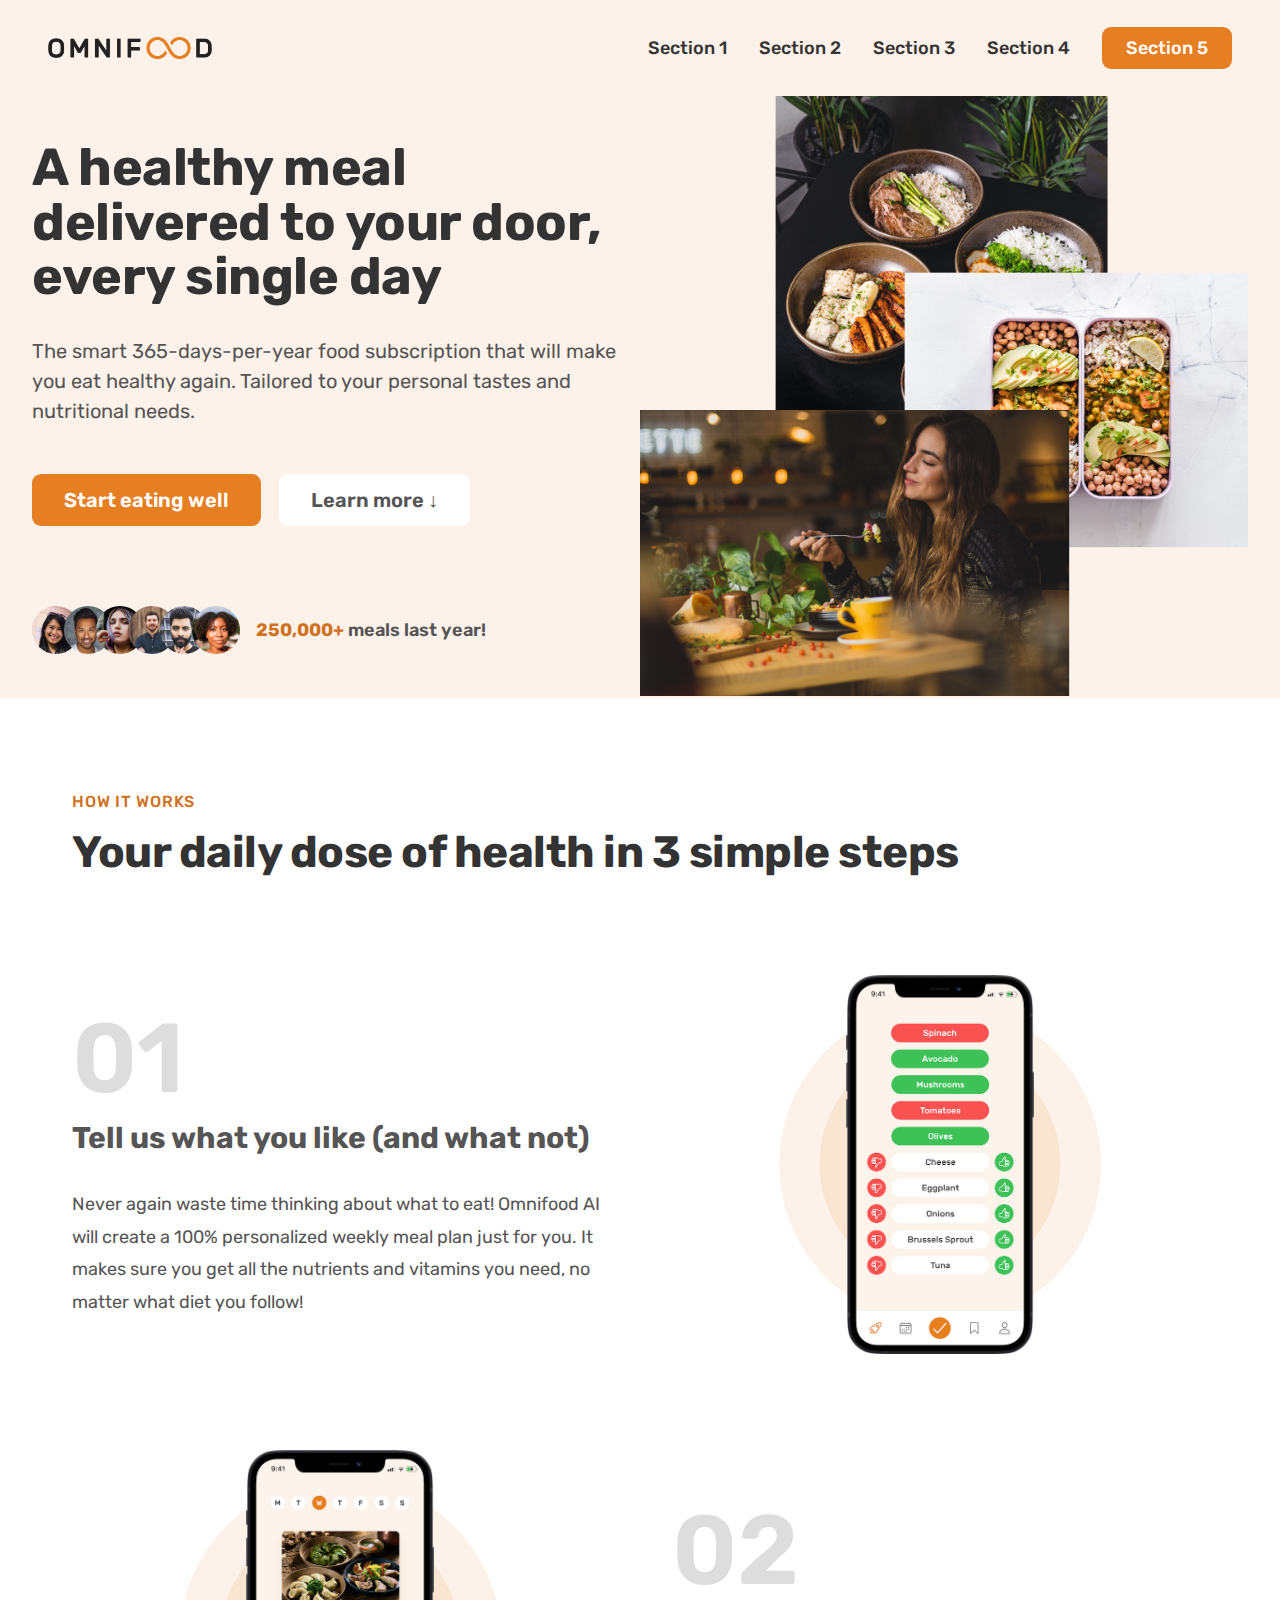
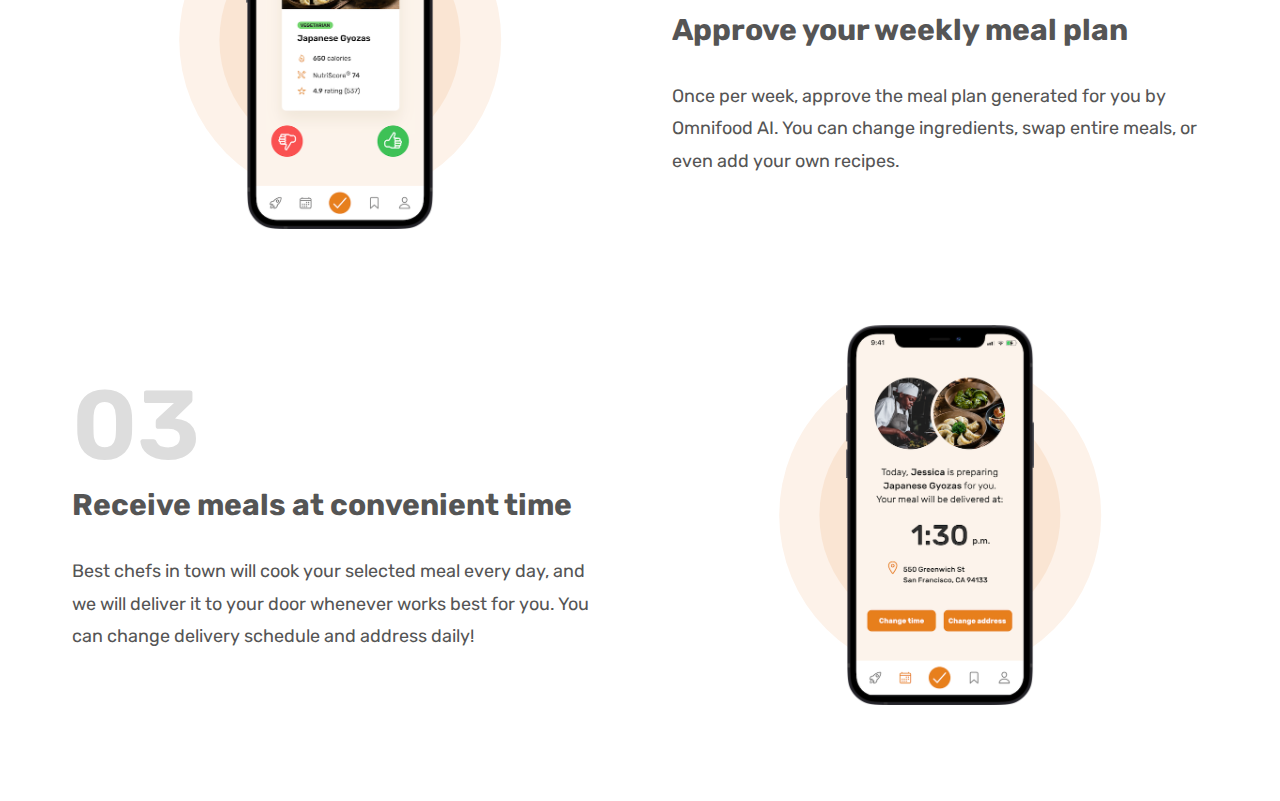
<file: index.html>
<!DOCTYPE html>
<html lang="en">
  <head>
    <meta charset="UTF-8" />
    <meta http-equiv="X-UA-Compatible" content="IE=edge" />
    <meta name="viewport" content="width=device-width, initial-scale=1.0" />
    <link rel="preconnect" href="https://fonts.googleapis.com" />
    <link rel="preconnect" href="https://fonts.gstatic.com" crossorigin />
    <link rel="preconnect" href="https://fonts.googleapis.com" />
    <link rel="preconnect" href="https://fonts.gstatic.com" crossorigin />

    <link
      href="https://fonts.googleapis.com/css2?family=Rubik:wght@400;500;600;700&display=swap"
      rel="stylesheet"
    />
    <link rel="stylesheet" href="/CSS/general.css" />
    <link rel="stylesheet" href="/CSS/style.css" />
    <title>Omnifood</title>
  </head>
  <body>
    <header class="header">
      <img class="logo" alt="Omnifood logo " src="img/omnifood-logo.png" />
      <nav class="main-nav">
        <ul class="main-nav-list">
          <li><a class="main-nav-link" href="#">Section 1</a></li>
          <li><a class="main-nav-link" href="#">Section 2</a></li>
          <li><a class="main-nav-link" href="#">Section 3</a></li>
          <li><a class="main-nav-link" href="#">Section 4</a></li>
          <li><a class="main-nav-link nav-cta" href="#">Section 5</a></li>
        </ul>
      </nav>
    </header>
    <main>
      <section class="section-hero">
        <div class="hero">
          <div class="hero-text-box">
            <h1 class="heading-primary">
              A healthy meal delivered to your door, every single day
            </h1>
            <p class="hero-description">
              The smart 365-days-per-year food subscription that will make you
              eat healthy again. Tailored to your personal tastes and
              nutritional needs.
            </p>
            <a href="#" class="btn btn--full margin-right-sm"
              >Start eating well</a
            >
            <a href="#" class="btn btn--outline">Learn more &darr;</a>
            <div class="delivered-meals">
              <div class="delivered-imgs">
                <img src="/img/customers/customer-1.jpg" alt="customer photo" />
                <img src="/img/customers/customer-2.jpg" alt="customer photo" />
                <img src="/img/customers/customer-3.jpg" alt="customer photo" />
                <img src="/img/customers/customer-4.jpg" alt="customer photo" />
                <img src="/img/customers/customer-5.jpg" alt="customer photo" />
                <img src="/img/customers/customer-6.jpg" alt="customer photo" />
              </div>
              <p class="delivered-text">
                <span>250,000+</span> meals last year!
              </p>
            </div>
          </div>
          <div class="hero-img-box">
            <img
              src="img/hero.png"
              class="hero-img"
              alt="Women enjoying food, meals in storage container,and food bowls on a table"
            />
          </div>
        </div>
      </section>

      <section class="section-how">
        <div class="container">
          <span class="subheading">How it works</span>
          <h2 class="heading-secondary">
            Your daily dose of health in 3 simple steps
          </h2>
        </div>

        <div class="container grid grid--2-cols grid--center-v">
          <!--  STEP 01  -->
          <div class="step-text-box">
            <p class="step-number">01</p>
            <h3 class="heading-tertiary">
              Tell us what you like (and what not)
            </h3>
            <p class="step-description">
              Never again waste time thinking about what to eat! Omnifood AI
              will create a 100% personalized weekly meal plan just for you. It
              makes sure you get all the nutrients and vitamins you need, no
              matter what diet you follow!
            </p>
          </div>

          <div class="step-img-box">
            <img
              src="img/app/app-screen-1.png"
              class="step-img"
              alt="iPhone app preferences selection screen"
            />
          </div>

          <!-- STEP 02 -->
          <div class="step-img-box">
            <img
              src="img/app/app-screen-2.png"
              class="step-img"
              alt="iPhone app meal approving plan screen"
            />
          </div>

          <div class="step-text-box">
            <p class="step-number">02</p>
            <h3 class="heading-tertiary">Approve your weekly meal plan</h3>
            <p class="step-description">
              Once per week, approve the meal plan generated for you by Omnifood
              AI. You can change ingredients, swap entire meals, or even add
              your own recipes.
            </p>
          </div>

          <!-- STEP 03 -->

          <div class="step-text-box">
            <p class="step-number">03</p>
            <h3 class="heading-tertiary">Receive meals at convenient time</h3>
            <p class="step-description">
              Best chefs in town will cook your selected meal every day, and we
              will deliver it to your door whenever works best for you. You can
              change delivery schedule and address daily!
            </p>
          </div>

          <div class="step-img-box">
            <img
              src="img/app/app-screen-3.png"
              class="step-img"
              alt="iPhone app delivery screen"
            />
          </div>
        </div>
      </section>
    </main>
  </body>
</html>
</file>
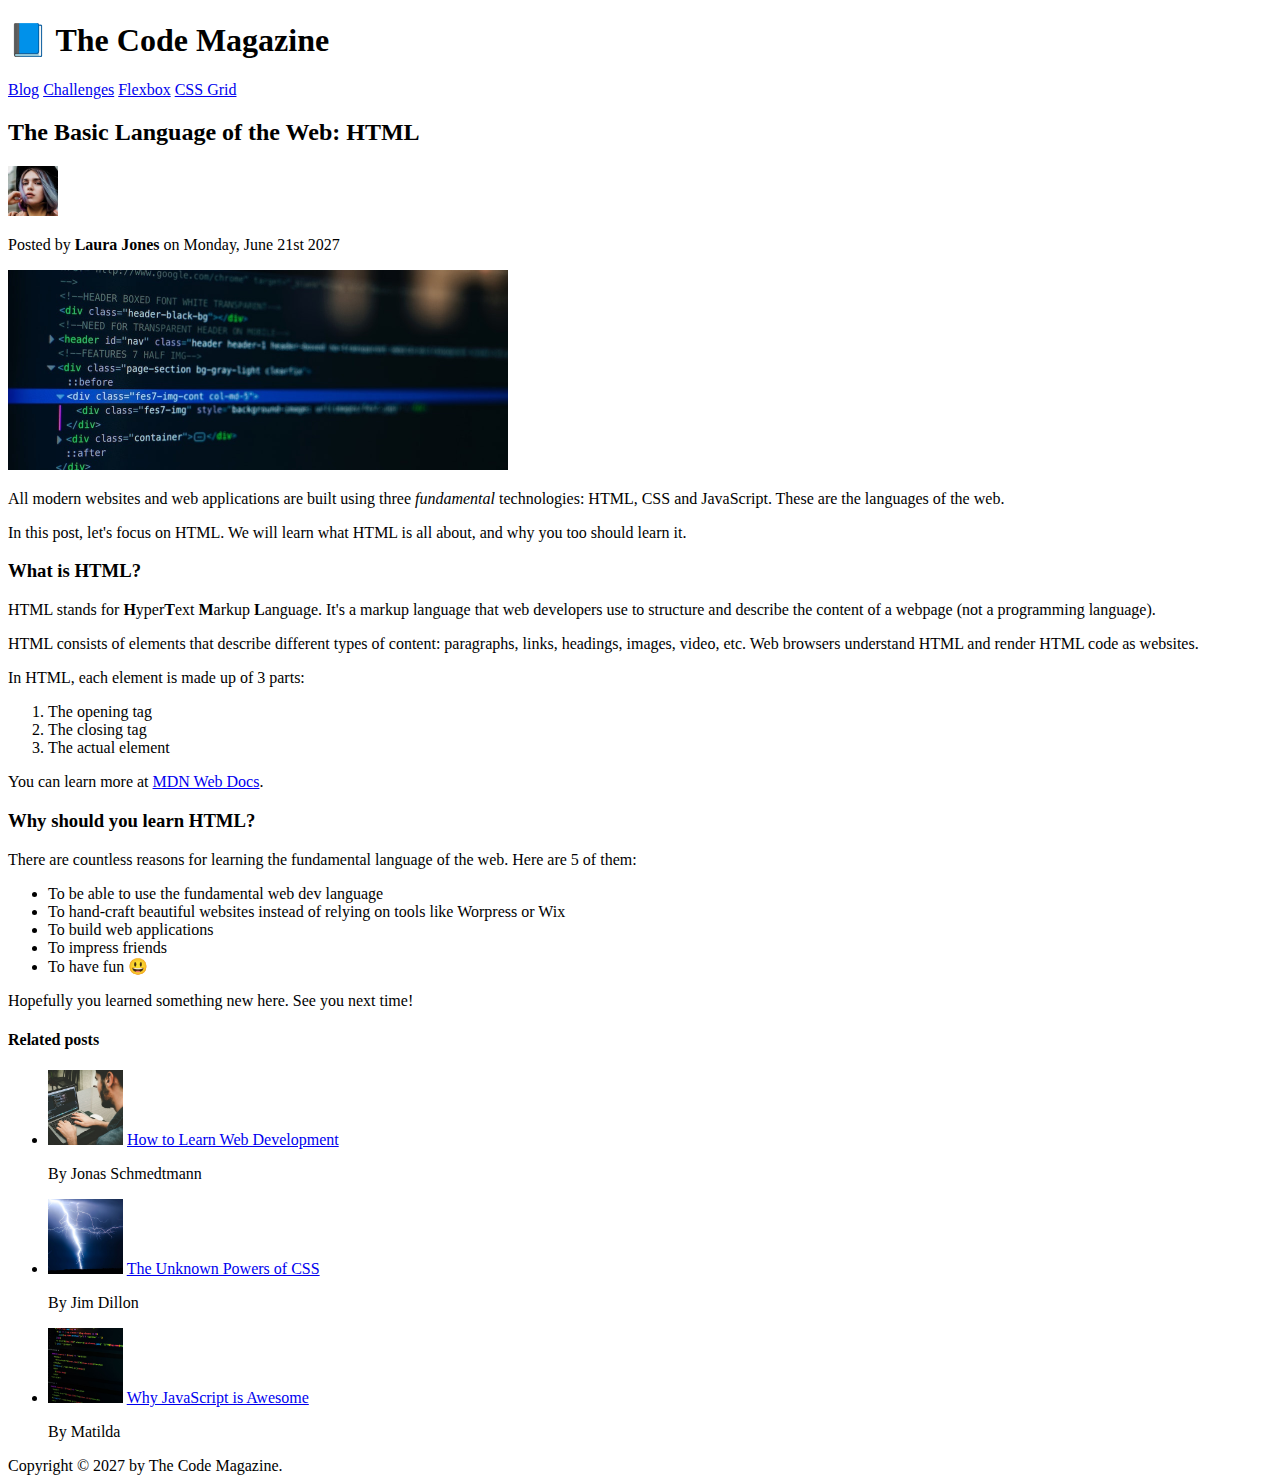
<file: 02-HTML-Fundamentals/index.html>
<!DOCTYPE html>
<html lang="en">
  <head>
    <meta charset="UTF-8" />
    <title>The Basic Language of the Web: HTML</title>
  </head>

  <body>
    <!--
    <h1>The Basic Language of the Web: HTML</h1>
    <h2>The Basic Language of the Web: HTML</h2>
    <h3>The Basic Language of the Web: HTML</h3>
    <h4>The Basic Language of the Web: HTML</h4>
    <h5>The Basic Language of the Web: HTML</h5>
    <h6>The Basic Language of the Web: HTML</h6>
    -->

    <header>
      <h1>📘 The Code Magazine</h1>

      <nav>
        <a href="blog.html">Blog</a>
        <a href="#">Challenges</a>
        <a href="#">Flexbox</a>
        <a href="#">CSS Grid</a>
      </nav>
    </header>

    <article>
      <header>
        <h2>The Basic Language of the Web: HTML</h2>

        <img
          src="img/laura-jones.jpg"
          alt="Headshot of Laura Jones"
          height="50"
          width="50"
        />

        <p>Posted by <strong>Laura Jones</strong> on Monday, June 21st 2027</p>

        <img
          src="img/post-img.jpg"
          alt="HTML code on a screen"
          width="500"
          height="200"
        />
      </header>

      <p>
        All modern websites and web applications are built using three
        <em>fundamental</em>
        technologies: HTML, CSS and JavaScript. These are the languages of the
        web.
      </p>

      <p>
        In this post, let's focus on HTML. We will learn what HTML is all about,
        and why you too should learn it.
      </p>

      <h3>What is HTML?</h3>
      <p>
        HTML stands for <strong>H</strong>yper<strong>T</strong>ext
        <strong>M</strong>arkup <strong>L</strong>anguage. It's a markup
        language that web developers use to structure and describe the content
        of a webpage (not a programming language).
      </p>
      <p>
        HTML consists of elements that describe different types of content:
        paragraphs, links, headings, images, video, etc. Web browsers understand
        HTML and render HTML code as websites.
      </p>
      <p>In HTML, each element is made up of 3 parts:</p>

      <ol>
        <li>The opening tag</li>
        <li>The closing tag</li>
        <li>The actual element</li>
      </ol>

      <p>
        You can learn more at
        <a
          href="https://developer.mozilla.org/en-US/docs/Web/HTML"
          target="_blank"
          >MDN Web Docs</a
        >.
      </p>

      <h3>Why should you learn HTML?</h3>

      <p>
        There are countless reasons for learning the fundamental language of the
        web. Here are 5 of them:
      </p>

      <ul>
        <li>To be able to use the fundamental web dev language</li>
        <li>
          To hand-craft beautiful websites instead of relying on tools like
          Worpress or Wix
        </li>
        <li>To build web applications</li>
        <li>To impress friends</li>
        <li>To have fun 😃</li>
      </ul>

      <p>Hopefully you learned something new here. See you next time!</p>
    </article>

    <aside>
      <h4>Related posts</h4>

      <ul>
        <li>
          <img
            src="img/related-1.jpg"
            alt="Person programming"
            width="75"
            width="75"
          />
          <a href="#">How to Learn Web Development</a>
          <p>By Jonas Schmedtmann</p>
        </li>
        <li>
          <img src="img/related-2.jpg" alt="Lightning" width="75" heigth="75" />
          <a href="#">The Unknown Powers of CSS</a>
          <p>By Jim Dillon</p>
        </li>
        <li>
          <img
            src="img/related-3.jpg"
            alt="JavaScript code on a screen"
            width="75"
            height="75"
          />
          <a href="#">Why JavaScript is Awesome</a>
          <p>By Matilda</p>
        </li>
      </ul>
    </aside>

    <footer>Copyright &copy; 2027 by The Code Magazine.</footer>
  </body>
</html>
</file>
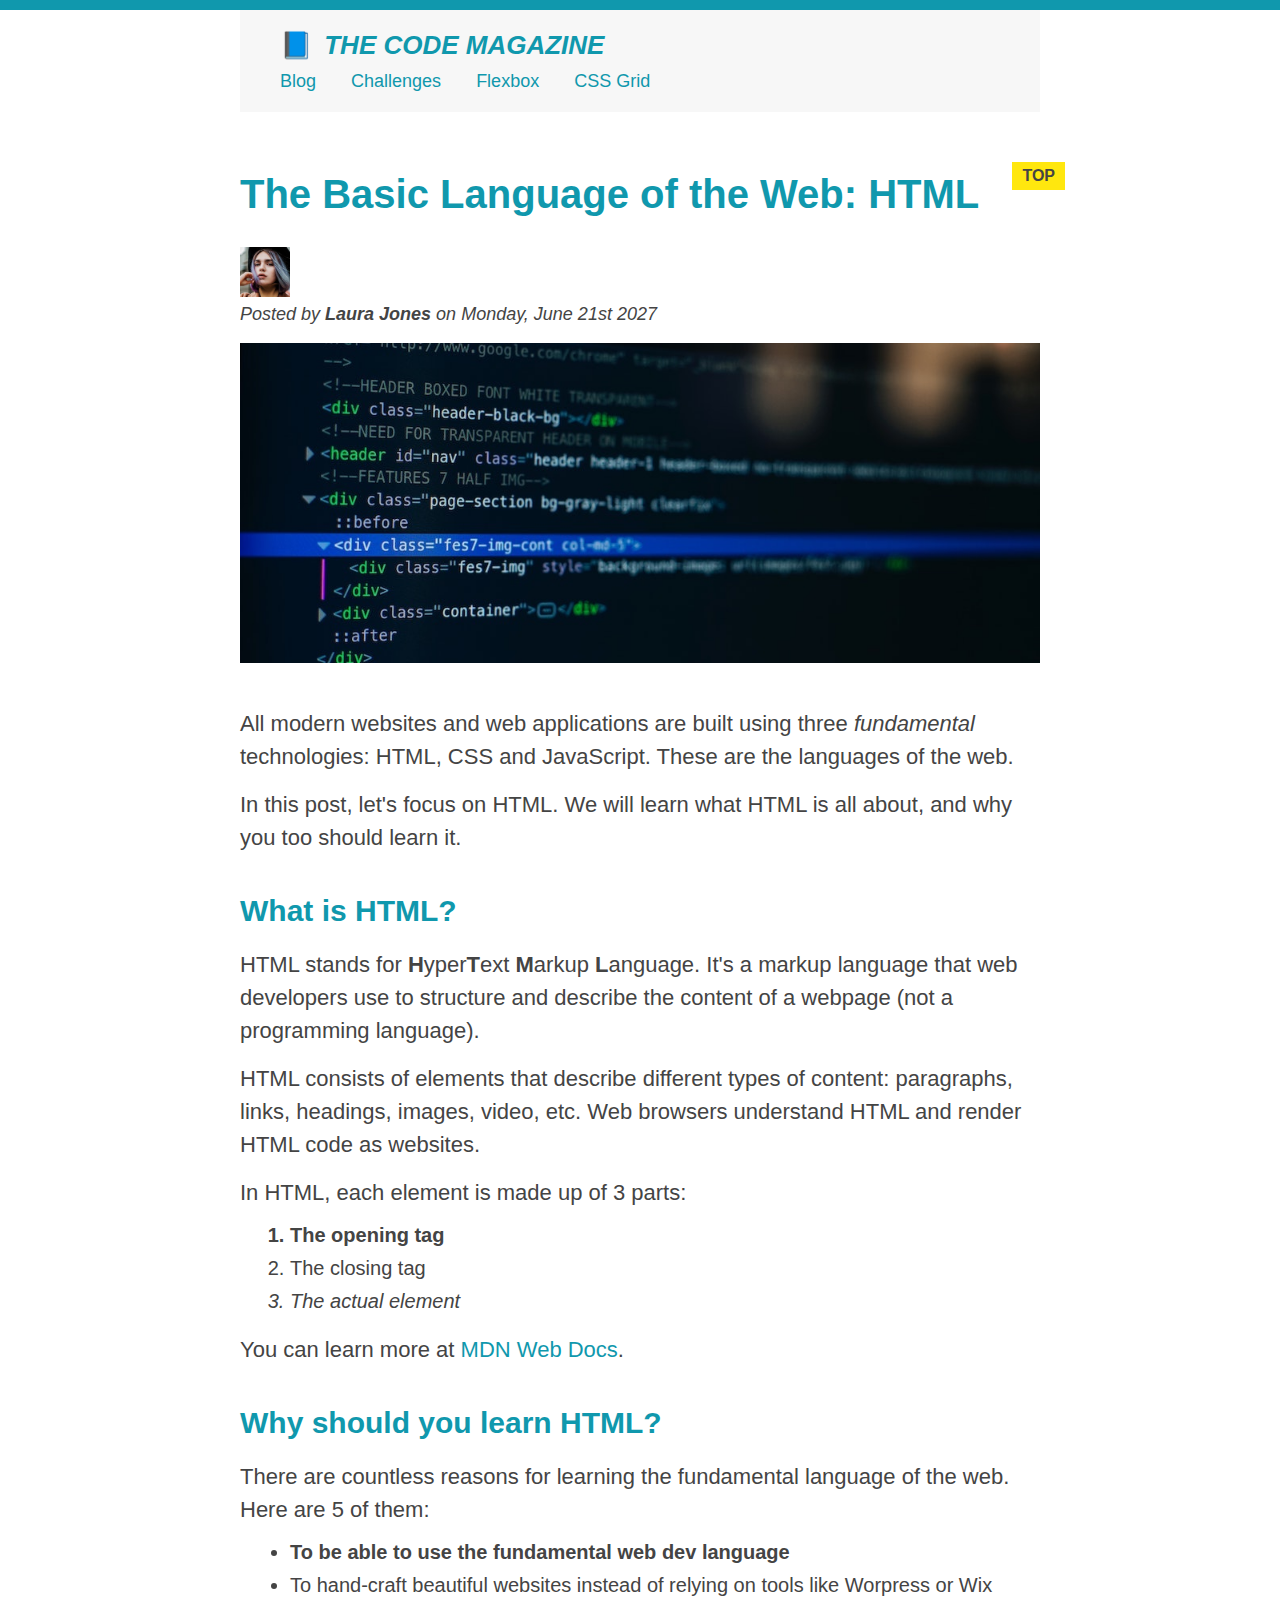
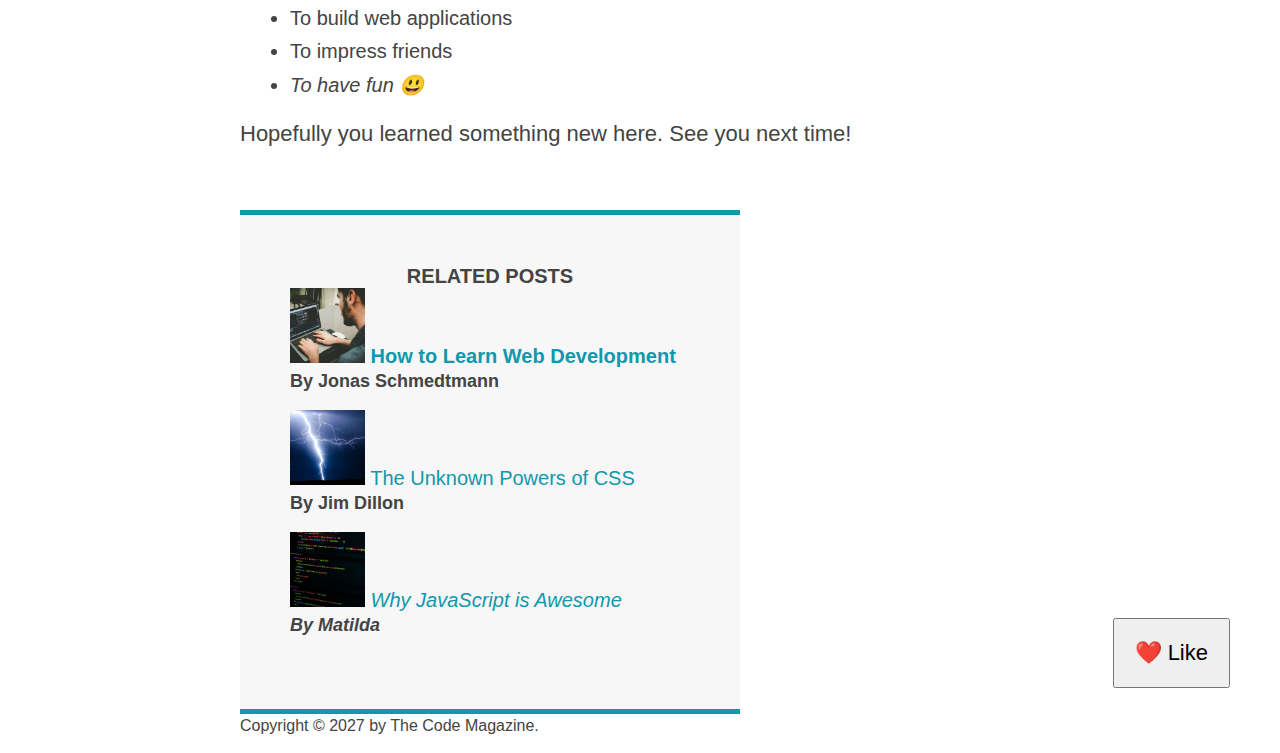
<file: 03-CSS-Fundamentals/index.html>
<!DOCTYPE html>
<html lang="en">
  <head>
    <meta charset="UTF-8" />
    <link href="style.css" rel="stylesheet" />

    <title>The Basic Language of the Web: HTML</title>
  </head>

  <body>
    <!--
    <h1>The Basic Language of the Web: HTML</h1>
    <h2>The Basic Language of the Web: HTML</h2>
    <h3>The Basic Language of the Web: HTML</h3>
    <h4>The Basic Language of the Web: HTML</h4>
    <h5>The Basic Language of the Web: HTML</h5>
    <h6>The Basic Language of the Web: HTML</h6>
    -->

    <div class="container">
      <header class="main-header">
        <h1>📘 The Code Magazine</h1>

        <nav>
          <!-- <strong>This is the navigation</strong> -->
          <a href="blog.html">Blog</a>
          <a href="#">Challenges</a>
          <a href="#">Flexbox</a>
          <a href="#">CSS Grid</a>
        </nav>
      </header>

      <article>
        <header class="post-header">
          <h2>The Basic Language of the Web: HTML</h2>

          <img
            src="img/laura-jones.jpg"
            alt="Headshot of Laura Jones"
            height="50"
            width="50"
          />

          <p id="author">
            Posted by <strong>Laura Jones</strong> on Monday, June 21st 2027
          </p>

          <img
            src="img/post-img.jpg"
            alt="HTML code on a screen"
            width="500"
            height="200"
            class="post-img"
          />
          <button>❤️ Like</button>
        </header>

        <p>
          All modern websites and web applications are built using three
          <em>fundamental</em>
          technologies: HTML, CSS and JavaScript. These are the languages of the
          web.
        </p>

        <p>
          In this post, let's focus on HTML. We will learn what HTML is all
          about, and why you too should learn it.
        </p>

        <h3>What is HTML?</h3>
        <p>
          HTML stands for <strong>H</strong>yper<strong>T</strong>ext
          <strong>M</strong>arkup <strong>L</strong>anguage. It's a markup
          language that web developers use to structure and describe the content
          of a webpage (not a programming language).
        </p>
        <p>
          HTML consists of elements that describe different types of content:
          paragraphs, links, headings, images, video, etc. Web browsers
          understand HTML and render HTML code as websites.
        </p>
        <p>In HTML, each element is made up of 3 parts:</p>

        <ol>
          <li class="first-li">The opening tag</li>
          <li>The closing tag</li>
          <li>The actual element</li>
        </ol>

        <p>
          You can learn more at
          <a
            href="https://developer.mozilla.org/en-US/docs/Web/HTML"
            target="_blank"
            >MDN Web Docs</a
          >.
        </p>

        <h3>Why should you learn HTML?</h3>

        <p>
          There are countless reasons for learning the fundamental language of
          the web. Here are 5 of them:
        </p>

        <ul>
          <li class="first-li">
            To be able to use the fundamental web dev language
          </li>
          <li>
            To hand-craft beautiful websites instead of relying on tools like
            Worpress or Wix
          </li>
          <li>To build web applications</li>
          <li>To impress friends</li>
          <li>To have fun 😃</li>
        </ul>

        <p>Hopefully you learned something new here. See you next time!</p>
      </article>

      <aside>
        <h4>Related posts</h4>

        <ul class="related">
          <li>
            <img
              src="img/related-1.jpg"
              alt="Person programming"
              width="75"
              height="75"
            />
            <a href="#">How to Learn Web Development</a>
            <p class="related-author">By Jonas Schmedtmann</p>
          </li>
          <li>
            <img
              src="img/related-2.jpg"
              alt="Lightning"
              width="75"
              height="75"
            />
            <a href="#">The Unknown Powers of CSS</a>
            <p class="related-author">By Jim Dillon</p>
          </li>
          <li>
            <img
              src="img/related-3.jpg"
              alt="JavaScript code on a screen"
              width="75"
              height="75"
            />
            <a href="#">Why JavaScript is Awesome</a>
            <p class="related-author">By Matilda</p>
          </li>
        </ul>
      </aside>

      <footer>
        <p id="copyright" class="copyright text">
          Copyright &copy; 2027 by The Code Magazine.
        </p>
      </footer>
    </div>
  </body>
</html>
</file>
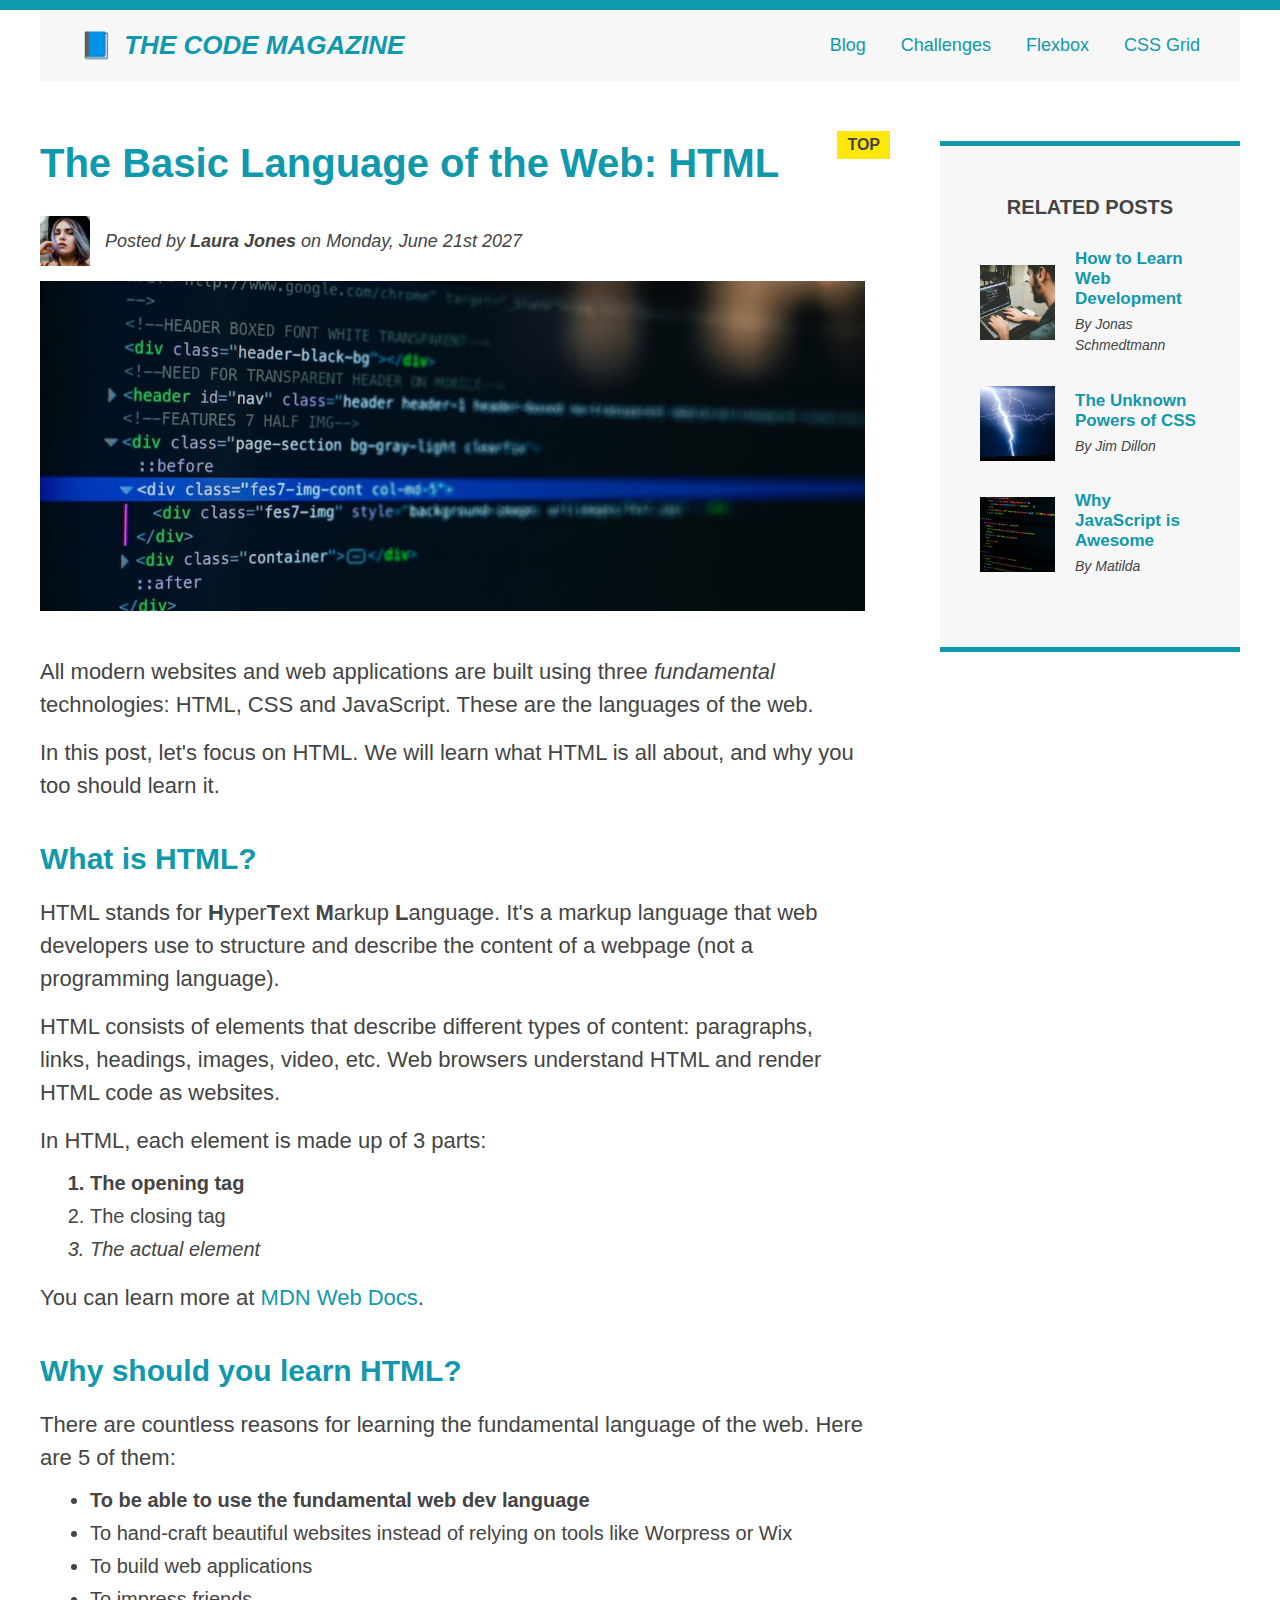
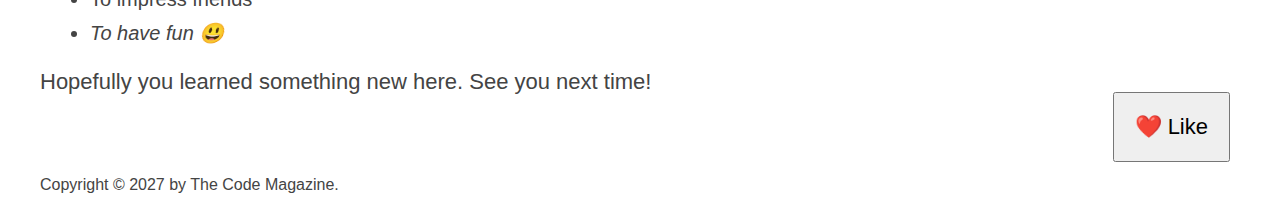
<file: 04-CSS-Layouts/index.html>
<!DOCTYPE html>
<html lang="en">
  <head>
    <meta charset="UTF-8" />
    <link href="style.css" rel="stylesheet" />

    <title>The Basic Language of the Web: HTML</title>
  </head>

  <body>
    <!--
    <h1>The Basic Language of the Web: HTML</h1>
    <h2>The Basic Language of the Web: HTML</h2>
    <h3>The Basic Language of the Web: HTML</h3>
    <h4>The Basic Language of the Web: HTML</h4>
    <h5>The Basic Language of the Web: HTML</h5>
    <h6>The Basic Language of the Web: HTML</h6>
    -->

    <div class="container">
      <header class="main-header clearfix">
        <h1>📘 The Code Magazine</h1>

        <nav>
          <!-- <strong>This is the navigation</strong> -->
          <a href="blog.html">Blog</a>
          <a href="#">Challenges</a>
          <a href="flexbox.html">Flexbox</a>
          <a href="css-grid.html">CSS Grid</a>
        </nav>

        <!-- <div class="clear"></div> -->
      </header>

      <!-- ONLY NECESSARY FOR FLEXBOX -->
      <!-- <div class="row"> -->
      <article>
        <header class="post-header">
          <h2>The Basic Language of the Web: HTML</h2>

          <div class="author-box">
            <img
              src="img/laura-jones.jpg"
              alt="Headshot of Laura Jones"
              height="50"
              width="50"
              class="author-img"
            />

            <p id="author" class="author">
              Posted by <strong>Laura Jones</strong> on Monday, June 21st 2027
            </p>
          </div>

          <img
            src="img/post-img.jpg"
            alt="HTML code on a screen"
            width="500"
            height="200"
            class="post-img"
          />
          <button>❤️ Like</button>
        </header>

        <p>
          All modern websites and web applications are built using three
          <em>fundamental</em>
          technologies: HTML, CSS and JavaScript. These are the languages of the
          web.
        </p>

        <p>
          In this post, let's focus on HTML. We will learn what HTML is all
          about, and why you too should learn it.
        </p>

        <h3>What is HTML?</h3>
        <p>
          HTML stands for <strong>H</strong>yper<strong>T</strong>ext
          <strong>M</strong>arkup <strong>L</strong>anguage. It's a markup
          language that web developers use to structure and describe the content
          of a webpage (not a programming language).
        </p>
        <p>
          HTML consists of elements that describe different types of content:
          paragraphs, links, headings, images, video, etc. Web browsers
          understand HTML and render HTML code as websites.
        </p>
        <p>In HTML, each element is made up of 3 parts:</p>

        <ol>
          <li class="first-li">The opening tag</li>
          <li>The closing tag</li>
          <li>The actual element</li>
        </ol>

        <p>
          You can learn more at
          <a
            href="https://developer.mozilla.org/en-US/docs/Web/HTML"
            target="_blank"
            >MDN Web Docs</a
          >.
        </p>

        <h3>Why should you learn HTML?</h3>

        <p>
          There are countless reasons for learning the fundamental language of
          the web. Here are 5 of them:
        </p>

        <ul>
          <li class="first-li">
            To be able to use the fundamental web dev language
          </li>
          <li>
            To hand-craft beautiful websites instead of relying on tools like
            Worpress or Wix
          </li>
          <li>To build web applications</li>
          <li>To impress friends</li>
          <li>To have fun 😃</li>
        </ul>

        <p>Hopefully you learned something new here. See you next time!</p>
      </article>

      <aside>
        <h4>Related posts</h4>

        <ul class="related">
          <li class="related-post">
            <img
              src="img/related-1.jpg"
              alt="Person programming"
              width="75"
              height="75"
            />
            <div>
              <a href="#" class="related-link">How to Learn Web Development</a>
              <p class="related-author">By Jonas Schmedtmann</p>
            </div>
          </li>
          <li class="related-post">
            <img
              src="img/related-2.jpg"
              alt="Lightning"
              width="75"
              height="75"
            />
            <div>
              <a href="#" class="related-link">The Unknown Powers of CSS</a>
              <p class="related-author">By Jim Dillon</p>
            </div>
          </li>
          <li class="related-post">
            <img
              src="img/related-3.jpg"
              alt="JavaScript code on a screen"
              width="75"
              height="75"
            />
            <div>
              <a href="#" class="related-link">Why JavaScript is Awesome</a>
              <p class="related-author">By Matilda</p>
            </div>
          </li>
        </ul>
      </aside>
      <!-- </div> -->

      <footer>
        <p id="copyright" class="copyright text">
          Copyright &copy; 2027 by The Code Magazine.
        </p>
      </footer>
    </div>
  </body>
</html>
</file>
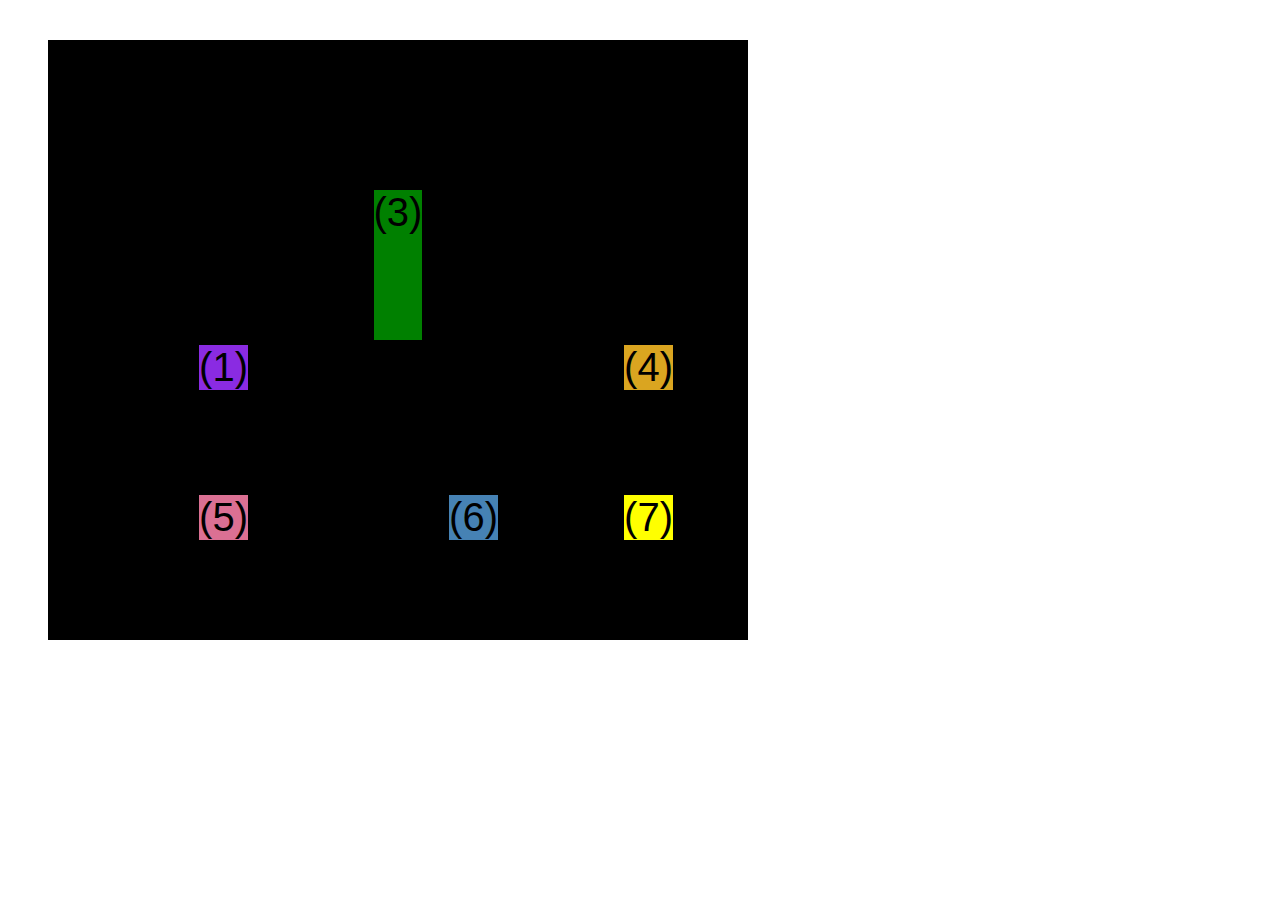
<file: 04-CSS-Layouts/css-grid.html>
<!DOCTYPE html>
<html lang="en">
  <head>
    <meta charset="UTF-8" />
    <meta http-equiv="X-UA-Compatible" content="IE=edge" />
    <meta name="viewport" content="width=device-width, initial-scale=1.0" />
    <title>CSS Grid</title>
    <style>
      .el--1 {
        background-color: blueviolet;
      }
      .el--2 {
        background-color: orangered;
      }
      .el--3 {
        background-color: green;
        height: 150px;
      }
      .el--4 {
        background-color: goldenrod;
      }
      .el--5 {
        background-color: palevioletred;
      }
      .el--6 {
        background-color: steelblue;
      }
      .el--7 {
        background-color: yellow;
      }
      .el--8 {
        background-color: crimson;
      }

      .container--1 {
        /* STARTER */
        font-family: sans-serif;
        background-color: #ddd;
        font-size: 30px;
        margin: 40px;

        /* CSS GRID */
        display: grid;
        /* grid-template-columns: 200px 200px 1fr 1fr; */
        /* grid-template-rows: 300px 200px; */
        /* grid-template-columns: 1fr 1fr 1fr auto; */

        grid-template-columns: repeat(4, 1fr);
        grid-template-rows: 1fr 1fr;
        /* height: 500px; */

        /* gap: 30px; */
        column-gap: 20px;
        row-gap: 40px;

        /* TEMP */
        display: none;
      }

      .el--8 {
        grid-column: 2 / 3;
        /* grid-row: 1 / span 2; */
        grid-row: 1 / 2;
      }

      .el--2 {
        /* grid-column: 1 / 4; */
        /* grid-column: 1 / span 4; */
        grid-column: 1 / -1;
        grid-row: 2;
      }

      .el--6 {
        /* grid-row: 3 / 5; */
      }

      .container--2 {
        /* STARTER */
        font-family: sans-serif;
        background-color: black;
        font-size: 40px;
        margin: 40px;

        width: 700px;
        height: 600px;

        /* CSS GRID */
        display: grid;
        grid-template-columns: 125px 200px 125px;
        grid-template-rows: 250px 100px;
        gap: 50px;

        /* Aligning tracks inside container: distribute empty space */
        justify-content: center;
        /* justify-content: space-between; */
        align-content: center;

        /* Aligning items INSIDE cells: moving items around inside cells */
        align-items: end;
        justify-items: end;
      }

      .el--3 {
        align-self: center;
        justify-self: center;
      }
    </style>
  </head>
  <body>
    <div class="container--1">
      <div class="el el--1">(1) HTML</div>
      <div class="el el--2">(2) and</div>
      <div class="el el--3">(3) CSS</div>
      <div class="el el--4">(4) are</div>
      <div class="el el--5">(5) amazing</div>
      <div class="el el--6">(6) languages</div>
      <!-- <div class="el el--7">(7) to</div> -->
      <div class="el el--8">(8) learn</div>
    </div>

    <div class="container--2">
      <div class="el el--1">(1)</div>
      <div class="el el--3">(3)</div>
      <div class="el el--4">(4)</div>
      <div class="el el--5">(5)</div>
      <div class="el el--6">(6)</div>
      <div class="el el--7">(7)</div>
    </div>
  </body>
</html>
</file>
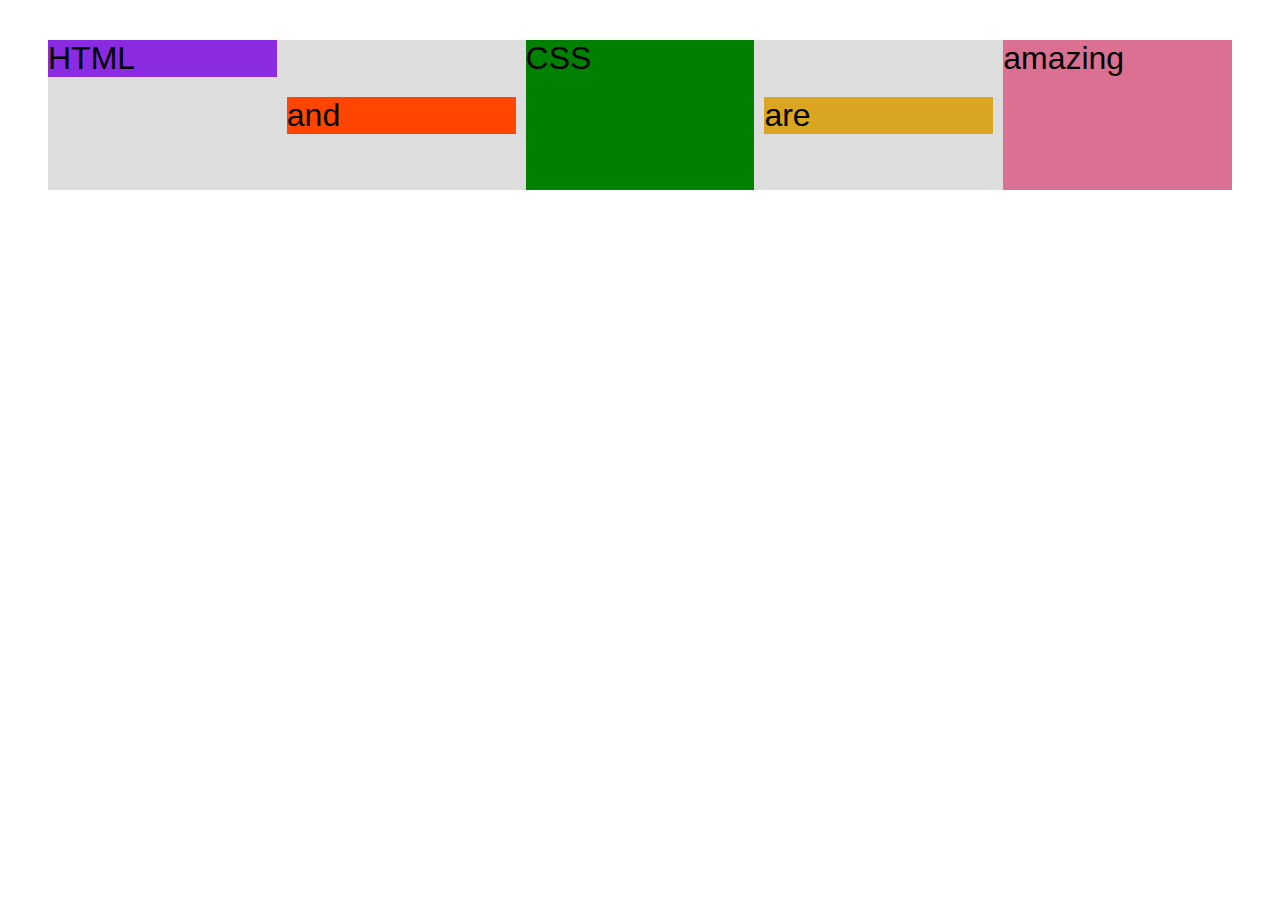
<file: 04-CSS-Layouts/flexbox.html>
<!DOCTYPE html>
<html lang="en">
  <head>
    <meta charset="UTF-8" />
    <meta http-equiv="X-UA-Compatible" content="IE=edge" />
    <meta name="viewport" content="width=device-width, initial-scale=1.0" />
    <title>Flexbox</title>
    <style>
      .el--1 {
        background-color: blueviolet;
      }
      .el--2 {
        background-color: orangered;
      }
      .el--3 {
        background-color: green;
        height: 150px;
      }
      .el--4 {
        background-color: goldenrod;
      }
      .el--5 {
        background-color: palevioletred;
      }
      .el--6 {
        background-color: steelblue;
      }
      .el--7 {
        background-color: yellow;
      }
      .el--8 {
        background-color: crimson;
      }

      .container {
        /* STARTER */
        font-family: sans-serif;
        background-color: #ddd;
        font-size: 32px;
        margin: 40px;

        /* FLEXBOX */
        display: flex;
        align-items: center;
        justify-content: flex-start;
        gap: 10px;
      }

      .el {
        /*
        DEFAULTS:
        flex-grow: 0;
        flex-shrink: 1;
        flex-basis: auto;
        */

        /* flex-basis: 200px; */
        /* flex-shrink: 0; */
        /* flex: 0 0 200px; */

        /* flex-grow: 1; */
        flex: 1;
      }

      .el--1 {
        align-self: flex-start;
        /* order: 2; */
        /* flex-grow: 3; */
      }

      .el--5 {
        align-self: stretch;
        order: 1;
      }

      .el--6 {
        order: -1;
      }
    </style>
  </head>
  <body>
    <div class="container">
      <div class="el el--1">HTML</div>
      <div class="el el--2">and</div>
      <div class="el el--3">CSS</div>
      <div class="el el--4">are</div>
      <div class="el el--5">amazing</div>
      <!-- <div class="el el--6">languages</div> -->
      <!-- <div class="el el--7">to</div>
      <div class="el el--8">learn</div> -->
    </div>
  </body>
</html>
</file>
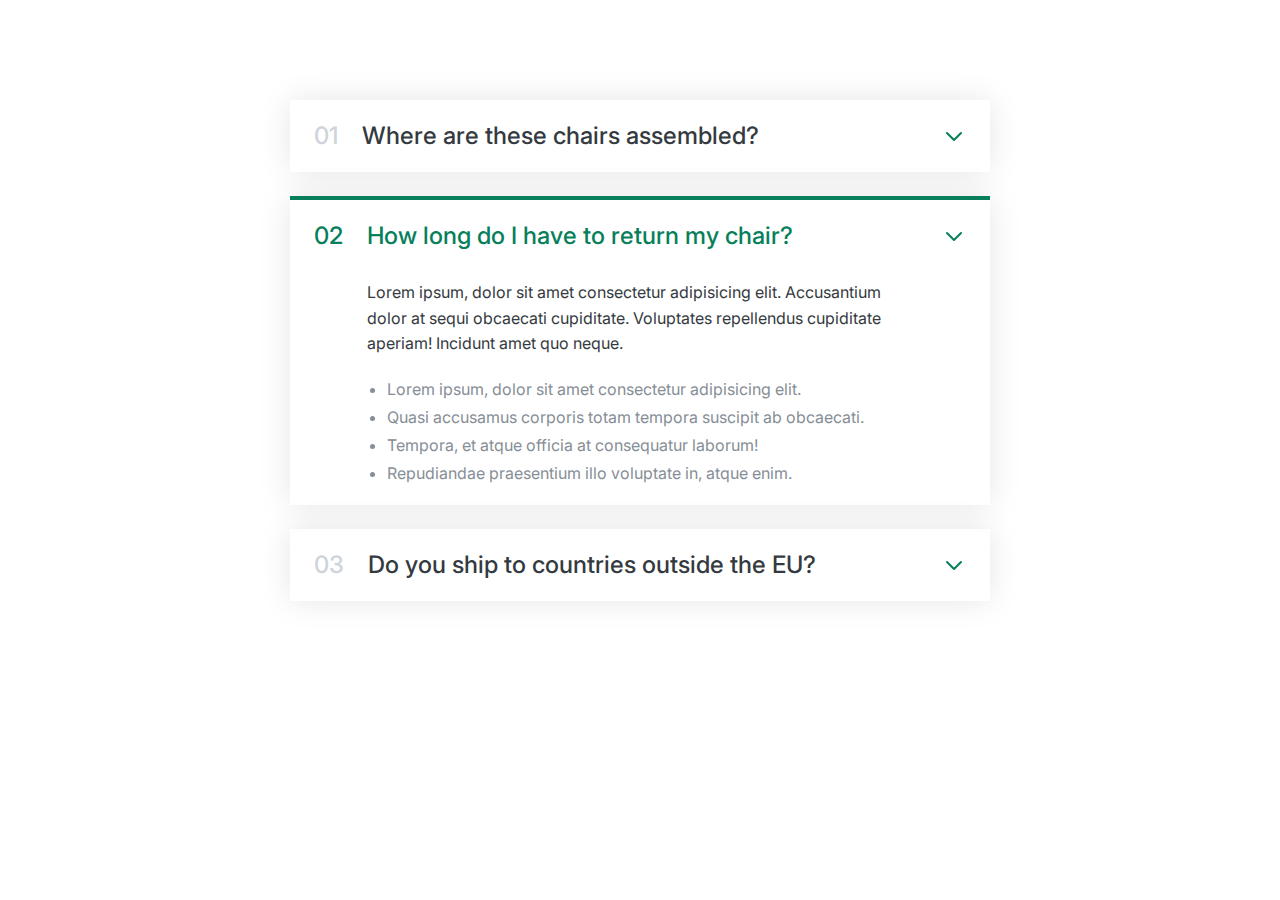
<file: CSS-Components/01-accordion.html>
<!DOCTYPE html>
<html lang="en">
  <head>
    <meta charset="UTF-8" />
    <meta http-equiv="X-UA-Compatible" content="IE=edge" />
    <meta name="viewport" content="width=device-width, initial-scale=1.0" />
    <link
      href="https://fonts.googleapis.com/css2?family=Inter:wght@400;500;700&display=swap"
      rel="stylesheet"
    />

    <title>Accordion Component</title>

    <style>
      /*
      SPACING SYSTEM (px)
      2 / 4 / 8 / 12 / 16 / 24 / 32 / 48 / 64 / 80 / 96 / 128
      FONT SIZE SYSTEM (px)
      10 / 12 / 14 / 16 / 18 / 20 / 24 / 30 / 36 / 44 / 52 / 62 / 74 / 86 / 98
      */
      /* 
      MAIN COLOR: #087f5b
      GREY COLOR: #343a40
      */

      * {
        margin: 0;
        padding: 0;
        box-sizing: border-box;
      }

      body {
        font-family: "Inter", sans-serif;
        color: #343a40;
        line-height: 1;
      }

      .accordion {
        width: 700px;
        margin: 100px auto;

        display: flex;
        flex-direction: column;
        gap: 24px;
      }

      .item {
        box-shadow: 0 0 32px rgba(0, 0, 0, 0.1);
        padding: 24px;

        display: grid;
        grid-template-columns: auto 1fr auto;
        column-gap: 24px;
        row-gap: 32px;
        align-items: center;
      }

      .number,
      .text {
        font-size: 24px;
        font-weight: 500;
        /* color: #087f5b; */
      }

      .number {
        color: #ced4da;
      }

      .icon {
        width: 24px;
        heigh: 24px;
        stroke: #087f5b;
      }

      .hidden-box {
        grid-column: 2;
        display: none;
      }

      .hidden-box p {
        line-height: 1.6;
        margin-bottom: 24px;
      }

      .hidden-box ul {
        color: #868e96;
        margin-left: 20px;

        display: flex;
        flex-direction: column;
        gap: 12px;
      }

      /* OPEN STATE */
      .open {
        border-top: 4px solid #087f5b;
      }

      .open .hidden-box {
        display: block;
      }

      .open .number,
      .open .text {
        color: #087f5b;
      }
    </style>
  </head>
  <body>
    <div class="accordion">
      <div class="item">
        <p class="number">01</p>
        <p class="text">Where are these chairs assembled?</p>
        <svg
          xmlns="http://www.w3.org/2000/svg"
          class="icon"
          fill="none"
          viewBox="0 0 24 24"
          stroke="currentColor"
        >
          <path
            stroke-linecap="round"
            stroke-linejoin="round"
            stroke-width="2"
            d="M19 9l-7 7-7-7"
          />
        </svg>
        <div class="hidden-box">
          <p>
            Lorem ipsum, dolor sit amet consectetur adipisicing elit.
            Accusantium dolor at sequi obcaecati cupiditate. Voluptates
            repellendus cupiditate aperiam! Incidunt amet quo neque.
          </p>
          <ul>
            <li>Lorem ipsum, dolor sit amet consectetur adipisicing elit.</li>
            <li>
              Quasi accusamus corporis totam tempora suscipit ab obcaecati.
            </li>
            <li>Tempora, et atque officia at consequatur laborum!</li>
            <li>Repudiandae praesentium illo voluptate in, atque enim.</li>
          </ul>
        </div>
      </div>

      <div class="item open">
        <p class="number">02</p>
        <p class="text">How long do I have to return my chair?</p>
        <svg
          xmlns="http://www.w3.org/2000/svg"
          class="icon"
          fill="none"
          viewBox="0 0 24 24"
          stroke="currentColor"
        >
          <path
            stroke-linecap="round"
            stroke-linejoin="round"
            stroke-width="2"
            d="M19 9l-7 7-7-7"
          />
        </svg>
        <div class="hidden-box">
          <p>
            Lorem ipsum, dolor sit amet consectetur adipisicing elit.
            Accusantium dolor at sequi obcaecati cupiditate. Voluptates
            repellendus cupiditate aperiam! Incidunt amet quo neque.
          </p>
          <ul>
            <li>Lorem ipsum, dolor sit amet consectetur adipisicing elit.</li>
            <li>
              Quasi accusamus corporis totam tempora suscipit ab obcaecati.
            </li>
            <li>Tempora, et atque officia at consequatur laborum!</li>
            <li>Repudiandae praesentium illo voluptate in, atque enim.</li>
          </ul>
        </div>
      </div>

      <div class="item">
        <p class="number">03</p>
        <p class="text">Do you ship to countries outside the EU?</p>
        <svg
          xmlns="http://www.w3.org/2000/svg"
          class="icon"
          fill="none"
          viewBox="0 0 24 24"
          stroke="currentColor"
        >
          <path
            stroke-linecap="round"
            stroke-linejoin="round"
            stroke-width="2"
            d="M19 9l-7 7-7-7"
          />
        </svg>
        <div class="hidden-box">
          <p>
            Lorem ipsum, dolor sit amet consectetur adipisicing elit.
            Accusantium dolor at sequi obcaecati cupiditate. Voluptates
            repellendus cupiditate aperiam! Incidunt amet quo neque.
          </p>
          <ul>
            <li>Lorem ipsum, dolor sit amet consectetur adipisicing elit.</li>
            <li>
              Quasi accusamus corporis totam tempora suscipit ab obcaecati.
            </li>
            <li>Tempora, et atque officia at consequatur laborum!</li>
            <li>Repudiandae praesentium illo voluptate in, atque enim.</li>
          </ul>
        </div>
      </div>
    </div>
  </body>
</html>
</file>
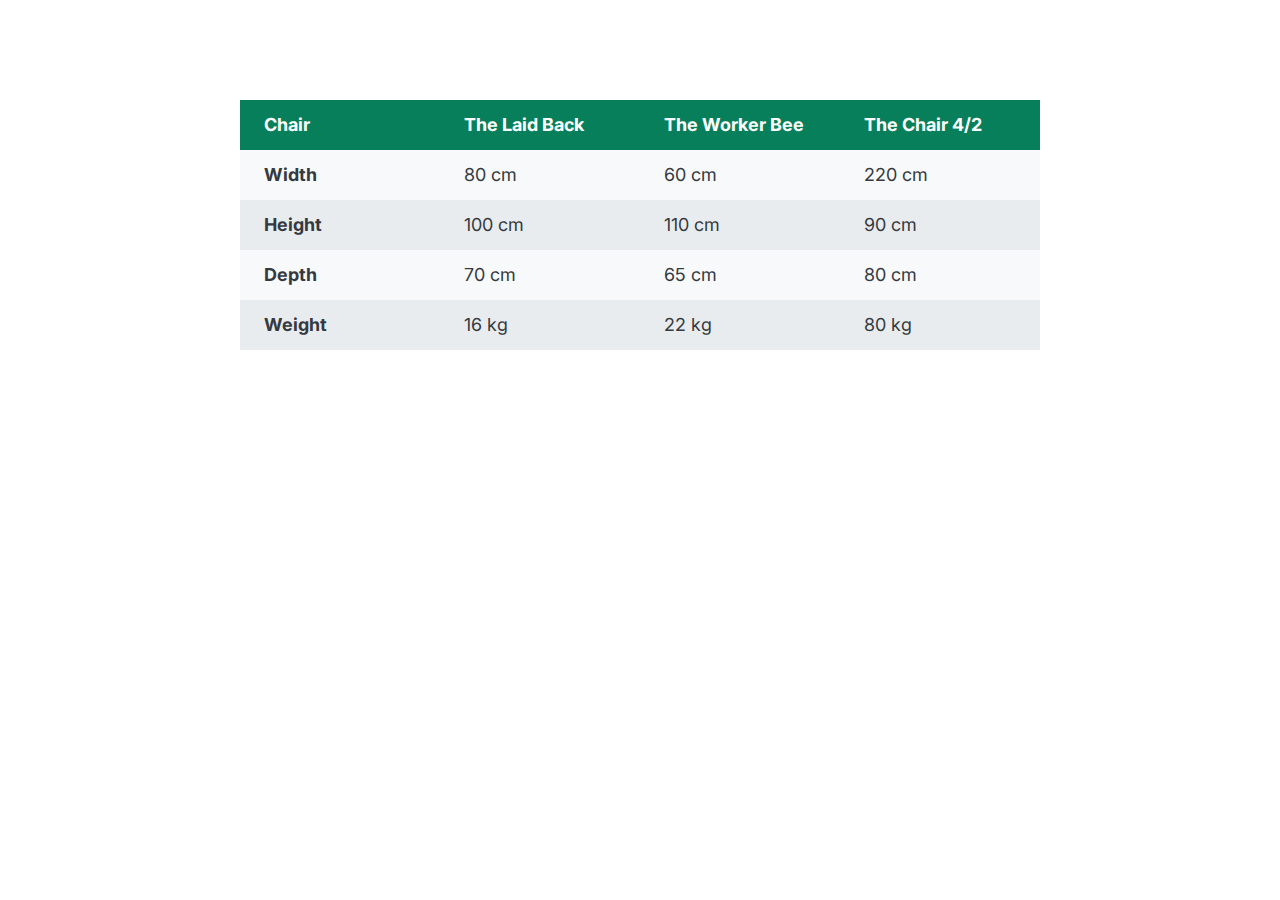
<file: CSS-Components/03-table.html>
<!DOCTYPE html>
<html lang="en">
  <head>
    <meta charset="UTF-8" />
    <meta http-equiv="X-UA-Compatible" content="IE=edge" />
    <meta name="viewport" content="width=device-width, initial-scale=1.0" />
    <link
      href="https://fonts.googleapis.com/css2?family=Inter:wght@400;500;700&display=swap"
      rel="stylesheet"
    />

    <title>Accordion Component</title>

    <style>
      /*
      SPACING SYSTEM (px)
      2 / 4 / 8 / 12 / 16 / 24 / 32 / 48 / 64 / 80 / 96 / 128
      FONT SIZE SYSTEM (px)
      10 / 12 / 14 / 16 / 18 / 20 / 24 / 30 / 36 / 44 / 52 / 62 / 74 / 86 / 98
      */
      /* 
      MAIN COLOR: #087f5b
      GREY COLOR: #343a40
      */

      * {
        margin: 0;
        padding: 0;
        box-sizing: border-box;
      }

      body {
        font-family: "Inter", sans-serif;
        color: #343a40;
        line-height: 1;
        display: flex;
        justify-content: center;
      }

      table {
        width: 800px;
        margin-top: 100px;
        font-size: 18px;
        /* border: 1px solid #343a40; */
        border-collapse: collapse;
      }

      th,
      td {
        /* border: 1px solid #343a40; */
        padding: 16px 24px;
        text-align: left;
      }

      thead tr {
        background-color: #087f5b;
        color: #fff;
      }

      thead th {
        width: 25%;
      }

      tbody tr:nth-child(odd) {
        background-color: #f8f9fa;
      }

      tbody tr:nth-child(even) {
        background-color: #e9ecef;
      }
    </style>
  </head>
  <body>
    <table>
      <thead>
        <tr>
          <th>Chair</th>
          <th>The Laid Back</th>
          <th>The Worker Bee</th>
          <th>The Chair 4/2</th>
        </tr>
      </thead>

      <tbody>
        <tr>
          <th>Width</th>
          <td>80 cm</td>
          <td>60 cm</td>
          <td>220 cm</td>
        </tr>
        <tr>
          <th>Height</th>
          <td>100 cm</td>
          <td>110 cm</td>
          <td>90 cm</td>
        </tr>
        <tr>
          <th>Depth</th>
          <td>70 cm</td>
          <td>65 cm</td>
          <td>80 cm</td>
        </tr>
        <tr>
          <th>Weight</th>
          <td>16 kg</td>
          <td>22 kg</td>
          <td>80 kg</td>
        </tr>
      </tbody>
    </table>
  </body>
</html>
</file>
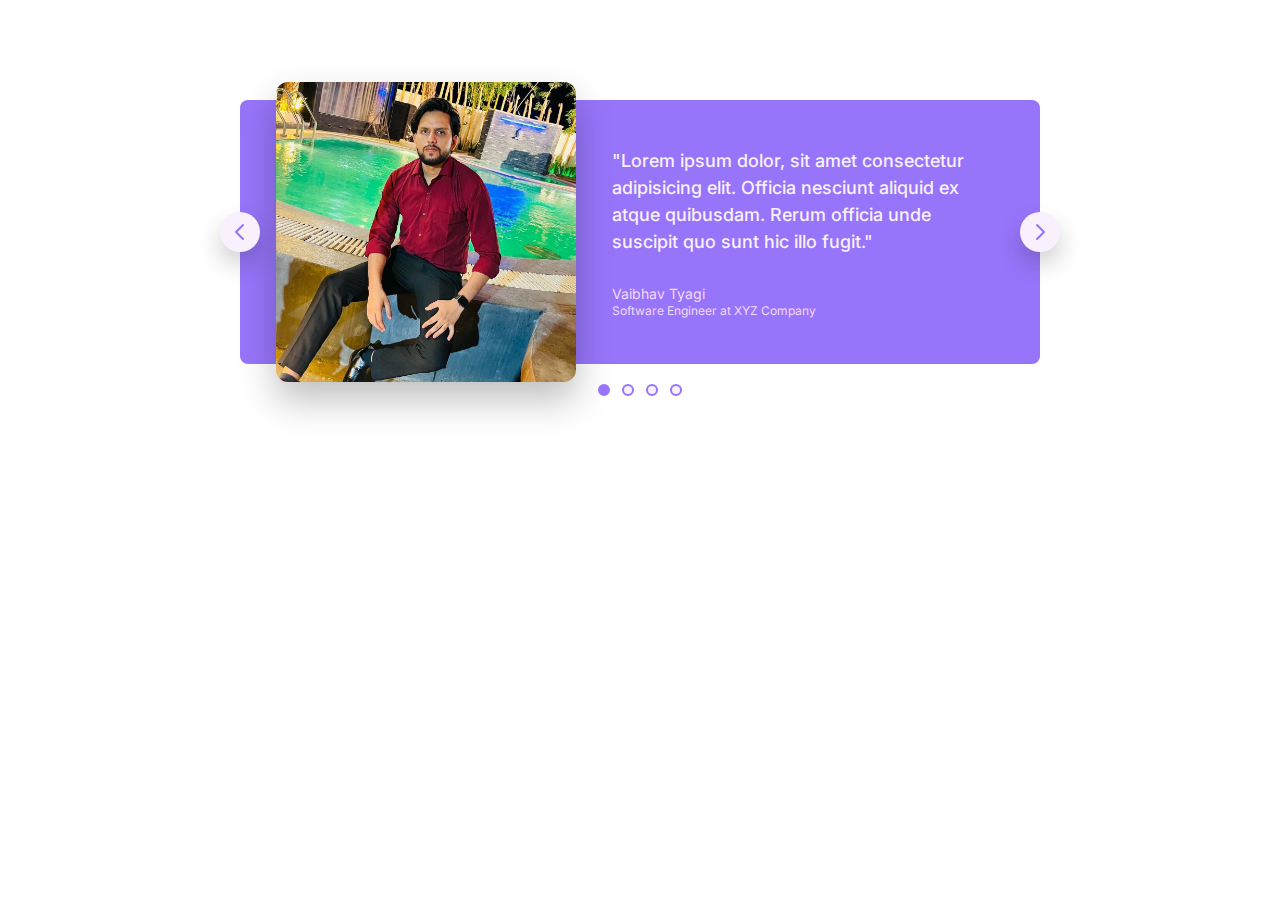
<file: CSS-Components/carousel.html>
<!DOCTYPE html>
<html lang="en">
  <head>
    <meta charset="UTF-8" />
    <meta http-equiv="X-UA-Compatible" content="IE=edge" />
    <meta name="viewport" content="width=device-width, initial-scale=1.0" />
    <link
      href="https://fonts.googleapis.com/css2?family=Inter:wght@400;500;700&display=swap"
      rel="stylesheet"
    />

    <title>Carousel Component</title>

    <style>
      /*
      SPACING SYSTEM (px)
      2 / 4 / 8 / 12 / 16 / 24 / 32 / 48 / 64 / 80 / 96 / 128
      FONT SIZE SYSTEM (px)
      10 / 12 / 14 / 16 / 18 / 20 / 24 / 30 / 36 / 44 / 52 / 62 / 74 / 86 / 98
      */
      /*
      MAIN COLOR: #9775fa
      GREY COLOR: #343a40
      */

      * {
        margin: 0;
        padding: 0;
        box-sizing: border-box;
      }

      body {
        font-family: "Inter", sans-serif;
        color: #343a40;
        line-height: 1;
      }

      .carousel {
        width: 800px;
        margin: 100px auto;
        background-color: #9775fa;
        /* padding: 32px; */
        /* padding-left: 86px; */
        /* padding-right: 48px; */
        padding: 32px 48px 32px 86px;

        border-radius: 8px;
        position: relative;

        display: flex;
        align-items: center;
        gap: 86px;
      }

      img {
        height: 200px;
        border-radius: 8px;
        transform: scale(1.5);
        box-shadow: 0 12px 24px rgba(0, 0, 0, 0.25);
      }

      .testimonial-text {
        font-size: 18px;
        font-weight: 500;
        line-height: 1.5;
        margin-bottom: 32px;
        color: #f8f0fc;
      }

      .testimonial-author {
        font-size: 14px;
        margin-bottom: 4px;
        color: #f3d9fa;
      }

      .testimonial-job {
        font-size: 12px;
        color: #f3d9fa;
      }

      /* CONTROLS */
      .btn {
        background-color: #f8f0fc;
        border: none;
        height: 40px;
        width: 40px;
        border-radius: 50%;
        position: absolute;
        box-shadow: 0 12px 24px rgba(0, 0, 0, 0.2);
        cursor: pointer;

        display: flex;
        align-items: center;
        justify-content: center;
      }

      .btn--left {
        /* In relation to PARENTE ELEMENT */
        left: 0;
        top: 50%;

        /* In relation to ELEMENT ITSELF */
        transform: translate(-50%, -50%);
      }

      .btn--right {
        right: 0;
        top: 50%;

        transform: translate(50%, -50%);
      }

      .btn-icon {
        height: 24px;
        width: 24px;
        stroke: #9775fa;
      }
      .dots {
        position: absolute;
        left: 50%;
        bottom: 0;
        transform: translate(-50%, 32px);

        display: flex;
        gap: 12px;
      }

      .dot {
        height: 12px;
        width: 12px;
        background-color: #f8f0fc;
        border: 2px solid #9775fa;
        border-radius: 50%;
        cursor: pointer;
      }

      .dot--fill {
        background-color: #9775fa;
      }
    </style>
  </head>
  <body>
    <div class="carousel">
      <img src="photo_2022-09-29_16-25-19.jpg" alt="Maria de Almeida" />
      <blockquote class="testimonial">
        <p class="testimonial-text">
          "Lorem ipsum dolor, sit amet consectetur adipisicing elit. Officia
          nesciunt aliquid ex atque quibusdam. Rerum officia unde suscipit quo
          sunt hic illo fugit."
        </p>
        <p class="testimonial-author">Vaibhav Tyagi</p>
        <p class="testimonial-job">Software Engineer at XYZ Company</p>
      </blockquote>

      <button class="btn btn--left">
        <svg
          xmlns="http://www.w3.org/2000/svg"
          class="btn-icon"
          fill="none"
          viewBox="0 0 24 24"
          stroke="currentColor"
        >
          <path
            stroke-linecap="round"
            stroke-linejoin="round"
            stroke-width="2"
            d="M15 19l-7-7 7-7"
          />
        </svg>
      </button>
      <button class="btn btn--right">
        <svg
          xmlns="http://www.w3.org/2000/svg"
          class="btn-icon"
          fill="none"
          viewBox="0 0 24 24"
          stroke="currentColor"
        >
          <path
            stroke-linecap="round"
            stroke-linejoin="round"
            stroke-width="2"
            d="M9 5l7 7-7 7"
          />
        </svg>
      </button>
      <div class="dots">
        <button class="dot dot--fill">&nbsp;</button>
        <button class="dot">&nbsp;</button>
        <button class="dot">&nbsp;</button>
        <button class="dot">&nbsp;</button>
      </div>
    </div>
  </body>
</html>
</file>
<file: CSS/general.css>
/* 
--- 01 TYPOGRAPHY SYSTEM

   ---   FONT SIZE SYSTEM (px)
      10 / 12 / 14 / 16 / 18 / 20 / 24 / 30 / 36 / 44 / 52 / 62 / 74 / 86 / 98


   ----   Font weights
   Default:400
   Medium:500
   Semi-bold:600
   Bold:700

   ----   Line heights
   Default:1
   small: 1.05
   Medium:1.2
   paragraph default: 1.6

   --Letter spacing
   -0.5px
   -0.75px
  
--- 02 COLORS
    - Primary: #e67e22
    -Tints:  #fdf2e9
             #fae5d3

    -Shades:#cf711f
    -Accents:
    -Greys: #555 #333

--- 05 SHADOWS

--- 06 BORDER-RADIUS

Default :9px

--- 07 WHITESPACE

---  SPACING SYSTEM (px)
    2 / 4 / 8 / 12 / 16 / 24 / 32 / 48 / 64 / 80 / 96 / 128
*/

* {
  padding: 0;
  margin: 0;
  box-sizing: border-box;
}

html {
  /* font-size: 10px; */
  /* 10px/16px=0.625=62.5% */
  /* Percentage for user browser font-size setting */
  font-size: 62.5%;
}

body {
  font-family: "Rubik", sans-serif;
  line-height: 1;
  font-weight: 400;
  color: #555;
}

/******************************/
/* GENERAL REUSABLE COMPONENTS */
/******************************/

.container {
  /* 1140px */
  max-width: 120rem;
  padding: 0 3.2rem;
  margin: 0 auto;
}

.grid {
  display: grid;
  column-gap: 6.4rem;
  row-gap: 9.6rem;
}

.grid--2-cols {
  grid-template-columns: repeat(2, 1fr);
}

.grid--3-cols {
  grid-template-columns: repeat(3, 1fr);
}

.grid--4-cols {
  grid-template-columns: repeat(4, 1fr);
}

.grid--center-v {
  align-items: center;
}

.heading-primary,
.heading-secondary {
  font-weight: 700;
  color: #333;
  /* color:#45260a */
  /* color:#343a40 */
  letter-spacing: -0.5px;
}

.heading-primary {
  font-size: 5.2rem;
  line-height: 1.05;
  margin-bottom: 3.2rem;
}

.heading-secondary {
  font-size: 4.4rem;
  line-height: 1.2;
  margin-bottom: 9.6rem;
}

.heading-tertiary {
  font-size: 3rem;
  line-height: 1.2;
  margin-bottom: 3.2rem;
}

.subheading {
  display: block;
  font-size: 1.6rem;
  font-weight: 500;
  color: #cf711f;
  text-transform: uppercase;
  margin-bottom: 1.6rem;
  letter-spacing: 0.75px;
}

.btn:link,
.btn:visited {
  display: inline-block;
  text-decoration: none;
  font-size: 2rem;
  font-weight: 600;
  padding: 1.6rem 3.2rem;
  border-radius: 9px;
  transition: background-color 0.3s;
}

.btn--full:link,
.btn--full:visited {
  background-color: #e67e22;
  color: #fff;
}

.btn--full:hover,
.btn--full:active {
  background-color: #cf711f;
}

.btn--outline:link,
.btn--outline:visited {
  background-color: #fff;
  color: #555;
}

.btn--outline:hover,
.btn--outline:active {
  background-color: #fdf2e9;
  /* Trick to add border inside*/
  box-shadow: inset 0 0 0 3px #fff;
}

.margin-right-sm {
  margin-right: 1.6rem !important;
}
</file>
<file: CSS/style.css>
/******************************/
/* HEADER */
/******************************/

.header {
  display: flex;
  justify-content: space-between;
  align-items: center;
  background-color: #fdf2e9;

  /*! Because we want header to be sticky later (fixed height now) */
  height: 9.6rem;
  padding: 0 4.8rem;
}

.logo {
  height: 2.2rem;
}

/******************************/
/* Navigation */
/******************************/

.main-nav-list {
  list-style-type: none;
  display: flex;
  align-items: center;
  gap: 3.2rem;
}

.main-nav-link:link,
.main-nav-link:visited {
  display: inline-block;
  text-decoration: none;
  color: #333;
  font-weight: 500;
  font-size: 1.8rem;
  transition: all 0.3s;
}

.main-nav-link:hover,
.main-nav-link:active {
  color: #cf711f;
}

.main-nav-link.nav-cta:link,
.main-nav-link.nav-cta:visited {
  padding: 1.2rem 2.4rem;
  border-radius: 9px;
  color: #fff;
  background-color: #e67e22;
}

.main-nav-link.nav-cta:hover,
.main-nav-link.nav-cta:active {
  background-color: #cf711f;
}

/******************************/
/* HERO SECTION */
/******************************/

.section-hero {
  background-color: #fdf2e9;
  padding: 4.8rem 0 9 6rem 0;
}

.hero {
  max-width: 130rem;
  margin: 0 auto;
  padding: 0 3.2rem;
  display: grid;
  grid-template-columns: 1fr 1fr;
  align-items: center;
}

.hero-description {
  font-size: 2rem;
  line-height: 1.5;
  margin-bottom: 4.8rem;
}

.btn:link,
.btn:visited {
  display: inline-block;
  text-decoration: none;
  font-size: 2rem;
  font-weight: 600;
  padding: 1.6rem 3.2rem;
  border-radius: 9px;
  transition: background-color 0.3s;
}

.btn--full:link,
.btn--full:visited {
  background-color: #e67e22;
  color: #fff;
}

.btn--full:hover,
.btn--full:active {
  background-color: #cf711f;
}

.btn--outline:link,
.btn--outline:visited {
  background-color: #fff;
  color: #555;
}

.btn--outline:hover,
.btn--outline:active {
  background-color: #fdf2e9;
  /* Trick to add border inside*/
  box-shadow: inset 0 0 0 3px #fff;
}

.hero-img {
  width: 100%;
}

.delivered-meals {
  display: flex;
  gap: 1.6rem;
  align-items: center;

  margin-top: 8rem;
}

.delivered-imgs {
  display: flex;
}

.delivered-imgs img {
  height: 4.8rem;
  width: 4.8rem;
  border-radius: 50%;
  margin-right: -1.6rem;
  border: 3px soild #fdf2e9;
}

.delivered-imgs img:last-child {
  margin: 0;
}

.delivered-text {
  font-size: 1.8rem;
  font-weight: 600;
}
.delivered-text span {
  color: #cf711f;
  font-weight: 700;
}

/******************************/
/* HOW IT WORKS SECTION */
/******************************/

.section-how {
  padding: 9.6rem 0;
}

.step-number {
  font-size: 9.8rem;
  font-weight: 600;
  color: #ddd;
  margin-bottom: 1.2rem;
}

.step-description {
  font-size: 1.8rem;
  line-height: 1.8;
}

.step-img-box {
  position: relative;

  display: flex;
  align-items: center;
  justify-content: center;
}

.step-img-box::before,
.step-img-box::after {
  content: "";
  display: block;

  border-radius: 50%;

  position: absolute;
  top: 50%;
  left: 50%;
  transform: translate(-50%, -50%);
}

.step-img-box::before {
  width: 60%;
  /* height: 60%; */

  /* 60% of parent's width */
  padding-bottom: 60%;

  background-color: #fdf2e9;
  z-index: -2;
}

.step-img-box::after {
  width: 45%;
  padding-bottom: 45%;
  background-color: #fae5d3;
  z-index: -1;
}

.step-img {
  width: 35%;
  /* z-index: 10; */
}
</file>
<file: 03-CSS-Fundamentals/style.css>
* {
  /* border-top: 10px solid #1098ad; */
  margin: 0;
  padding: 0;
}

/* PAGE SECTIONS */
body {
  color: #444;
  font-family: sans-serif;

  border-top: 10px solid #1098ad;
  position: relative;
}

.container {
  width: 800px;
  /* margin-left: auto;
  margin-right: auto; */
  margin: 0 auto;
}

.main-header {
  background-color: #f7f7f7;
  /* padding: 20px;
  padding-left: 40px;
  padding-right: 40px; */
  padding: 20px 40px;
  margin-bottom: 60px;
  /* height: 80px; */
}

nav {
  font-size: 18px;
  /* text-align: center; */
}

article {
  margin-bottom: 60px;
}

.post-header {
  margin-bottom: 40px;
  /* position: relative; */
}

aside {
  background-color: #f7f7f7;
  border-top: 5px solid #1098ad;
  border-bottom: 5px solid #1098ad;
  /* padding-top: 50px;
  padding-bottom: 50px; */
  padding: 50px 0;
  width: 500px;
}

/* SMALLER ELEMENTS */
h1,
h2,
h3 {
  color: #1098ad;
}

h1 {
  font-size: 26px;
  text-transform: uppercase;
  font-style: italic;
}

h2 {
  font-size: 40px;
  margin-bottom: 30px;
}

h3 {
  font-size: 30px;
  margin-bottom: 20px;
  margin-top: 40px;
}

h4 {
  font-size: 20px;
  text-transform: uppercase;
  text-align: center;
}

p {
  font-size: 22px;
  line-height: 1.5;
  margin-bottom: 15px;
}

ul,
ol {
  margin-left: 50px;
  margin-bottom: 20px;
}

li {
  font-size: 20px;
  margin-bottom: 10px;
  /* display: inline; */
}

li:last-child {
  margin-bottom: 0;
}

/* footer p {
  font-size: 16px;
} */

/* article header p {
  font-style: italic;
} */

#author {
  font-style: italic;
  font-size: 18px;
}

#copyright {
  font-size: 16px;
}

.related-author {
  font-size: 18px;
  font-weight: bold;
}

/* ul {
  list-style: none;
} */

.related {
  list-style: none;
}

body {
  /* background-color: orangered; */
}

/* .first-li {
  font-weight: bold;
} */

li:first-child {
  font-weight: bold;
}

li:last-child {
  font-style: italic;
}

li:nth-child(even) {
  /* color: red; */
}

/* Misconception: this won't work! */
article p:first-child {
  color: red;
}

/* Styling links */
a:link {
  color: #1098ad;
  text-decoration: none;
}

a:visited {
  /* color: #777; */
  color: #1098ad;
}

a:hover {
  color: orangered;
  font-weight: bold;
  text-decoration: underline orangered;
}

a:active {
  background-color: black;
  font-style: italic;
}
/* LVHA */

.post-img {
  width: 100%;
  height: auto;
}

nav a:link {
  /* background-color: orangered;
  margin: 20px;
  padding: 20px;

  display: block; */

  margin-right: 30px;
  margin-top: 10px;
  display: inline-block;
}

nav a:link:last-child {
  margin-right: 0;
}

button {
  font-size: 22px;
  padding: 20px;
  cursor: pointer;

  position: absolute;
  /* top: 50px;
  left: 50px; */
  bottom: 50px;
  right: 50px;
}

h1::first-letter {
  font-style: normal;
  margin-right: 5px;
}

h3 + p::first-line {
  /* color: red; */
}

h2 {
  /* background-color: orange; */
  position: relative;
}

h2::before {
  content: "TOP";
  background-color: #ffe70e;
  color: #444;
  font-size: 16px;
  font-weight: bold;
  display: inline-block;
  padding: 5px 10px;
  position: absolute;
  top: -10px;
  right: -25px;
}

/* Resolving conflicts */
/* #copyright {
  color: red;
}

.copyright {
  color: blue;
}

.text {
  color: yellow;
}

footer p {
  color: green !important;
} */

/* nav a:link,
nav p {
  font-size: 18px;
} */
</file>
<file: 04-CSS-Layouts/style.css>
* {
  /* border-top: 10px solid #1098ad; */
  margin: 0;
  padding: 0;
  box-sizing: border-box;
}

/* PAGE SECTIONS */
body {
  color: #444;
  font-family: sans-serif;

  border-top: 10px solid #1098ad;
  position: relative;
}

.container {
  width: 1200px;
  /* margin-left: auto;
  margin-right: auto; */
  margin: 0 auto;
}

.main-header {
  background-color: #f7f7f7;
  /* padding: 20px;
  padding-left: 40px;
  padding-right: 40px; */
  padding: 20px 40px;
  /* margin-bottom: 60px; */
  /* height: 80px; */
}

nav {
  font-size: 18px;
  /* text-align: center; */
}

article {
  /* margin-bottom: 60px; */
}

.post-header {
  margin-bottom: 40px;
  /* position: relative; */
}

aside {
  background-color: #f7f7f7;
  border-top: 5px solid #1098ad;
  border-bottom: 5px solid #1098ad;
  padding: 50px 40px;
}

/* SMALLER ELEMENTS */
h1,
h2,
h3 {
  color: #1098ad;
}

h1 {
  font-size: 26px;
  text-transform: uppercase;
  font-style: italic;
}

h2 {
  font-size: 40px;
  margin-bottom: 30px;
}

h3 {
  font-size: 30px;
  margin-bottom: 20px;
  margin-top: 40px;
}

h4 {
  font-size: 20px;
  text-transform: uppercase;
  text-align: center;
  margin-bottom: 30px;
}

p {
  font-size: 22px;
  line-height: 1.5;
  margin-bottom: 15px;
}

ul,
ol {
  margin-left: 50px;
  margin-bottom: 20px;
}

li {
  font-size: 20px;
  margin-bottom: 10px;
  /* display: inline; */
}

li:last-child {
  margin-bottom: 0;
}

/* footer p {
  font-size: 16px;
} */

/* article header p {
  font-style: italic;
} */

#author {
  font-style: italic;
  font-size: 18px;
}

#copyright {
  font-size: 16px;
}

.related-author {
  font-size: 18px;
  font-weight: bold;
}

/* ul {
  list-style: none;
} */

.related {
  list-style: none;
  margin-left: 0;
}

body {
  /* background-color: orangered; */
}

/* .first-li {
  font-weight: bold;
} */

li:first-child {
  font-weight: bold;
}

li:last-child {
  font-style: italic;
}

li:nth-child(even) {
  /* color: red; */
}

/* Misconception: this won't work! */
article p:first-child {
  color: red;
}

/* Styling links */
a:link {
  color: #1098ad;
  text-decoration: none;
}

a:visited {
  /* color: #777; */
  color: #1098ad;
}

a:hover {
  color: orangered;
  font-weight: bold;
  text-decoration: underline orangered;
}

a:active {
  background-color: black;
  font-style: italic;
}
/* LVHA */

.post-img {
  width: 100%;
  height: auto;
}

nav a:link {
  /* background-color: orangered;
  margin: 20px;
  padding: 20px;

  display: block; */

  margin-right: 30px;
  display: inline-block;
}

nav a:link:last-child {
  margin-right: 0;
}

button {
  font-size: 22px;
  padding: 20px;
  cursor: pointer;

  position: absolute;
  /* top: 50px;
  left: 50px; */
  bottom: 50px;
  right: 50px;
}

h1::first-letter {
  font-style: normal;
  margin-right: 5px;
}

h3 + p::first-line {
  /* color: red; */
}

h2 {
  /* background-color: orange; */
  position: relative;
}

h2::before {
  content: "TOP";
  background-color: #ffe70e;
  color: #444;
  font-size: 16px;
  font-weight: bold;
  display: inline-block;
  padding: 5px 10px;
  position: absolute;
  top: -10px;
  right: -25px;
}

/* Resolving conflicts */
/* #copyright {
  color: red;
}

.copyright {
  color: blue;
}

.text {
  color: yellow;
}

footer p {
  color: green !important;
} */

/* nav a:link,
nav p {
  font-size: 18px;
} */

/* FLOATS */
/*
.author-img {
  float: left;
  margin-bottom: 20px;
}

.author {
  float: left;
  margin-top: 10px;
  margin-left: 20px;
}

h1 {
  float: left;
}

nav {
  float: right;
}

.clear {
  clear: both;
}

.clearfix::after {
  clear: both;
  content: "";
  display: block;
}

article {
  width: 825px;
  float: left;
}

aside {
  width: 300px;
  float: right;
}

footer {
  clear: both;
}
*/

/* FLEXBOX */
.main-header {
  display: flex;
  align-items: center;
  justify-content: space-between;
}

.author-box {
  display: flex;
  align-items: center;
  margin-bottom: 15px;
}

.author {
  margin-bottom: 0;
  margin-left: 15px;
}

.related-post {
  display: flex;
  align-items: center;
  gap: 20px;
  margin-bottom: 30px;
}

.related-link:link {
  font-size: 17px;
  font-weight: bold;
  font-style: normal;
  margin-bottom: 5px;
  display: block;
}

.related-author {
  margin-bottom: 0;
  font-size: 14px;
  font-weight: normal;
  font-style: italic;
}

/* FLEXBOX LAYOUT */
/* .row {
  display: flex;
  align-items: flex-start;
  gap: 75px;
  margin-bottom: 60px;
}

article {
  flex: 1;
  margin-bottom: 0;
}

aside {
  
  DEFAULTS:
  flex-grow: 0;
  flex-shrink: 1;
  flex-basis: auto;

  flex: 0 0 300px;
} */

/* CSS GRID LAYOUT */
.container {
  display: grid;
  grid-template-columns: 1fr 300px;
  column-gap: 75px;
  row-gap: 60px;
  align-items: start;
}

.main-header {
  /* grid-column: 1 / span 2; */
  grid-column: 1 / -1;
}

article {
}

aside {
}

footer {
  grid-column: 1 / -1;
}
</file>
